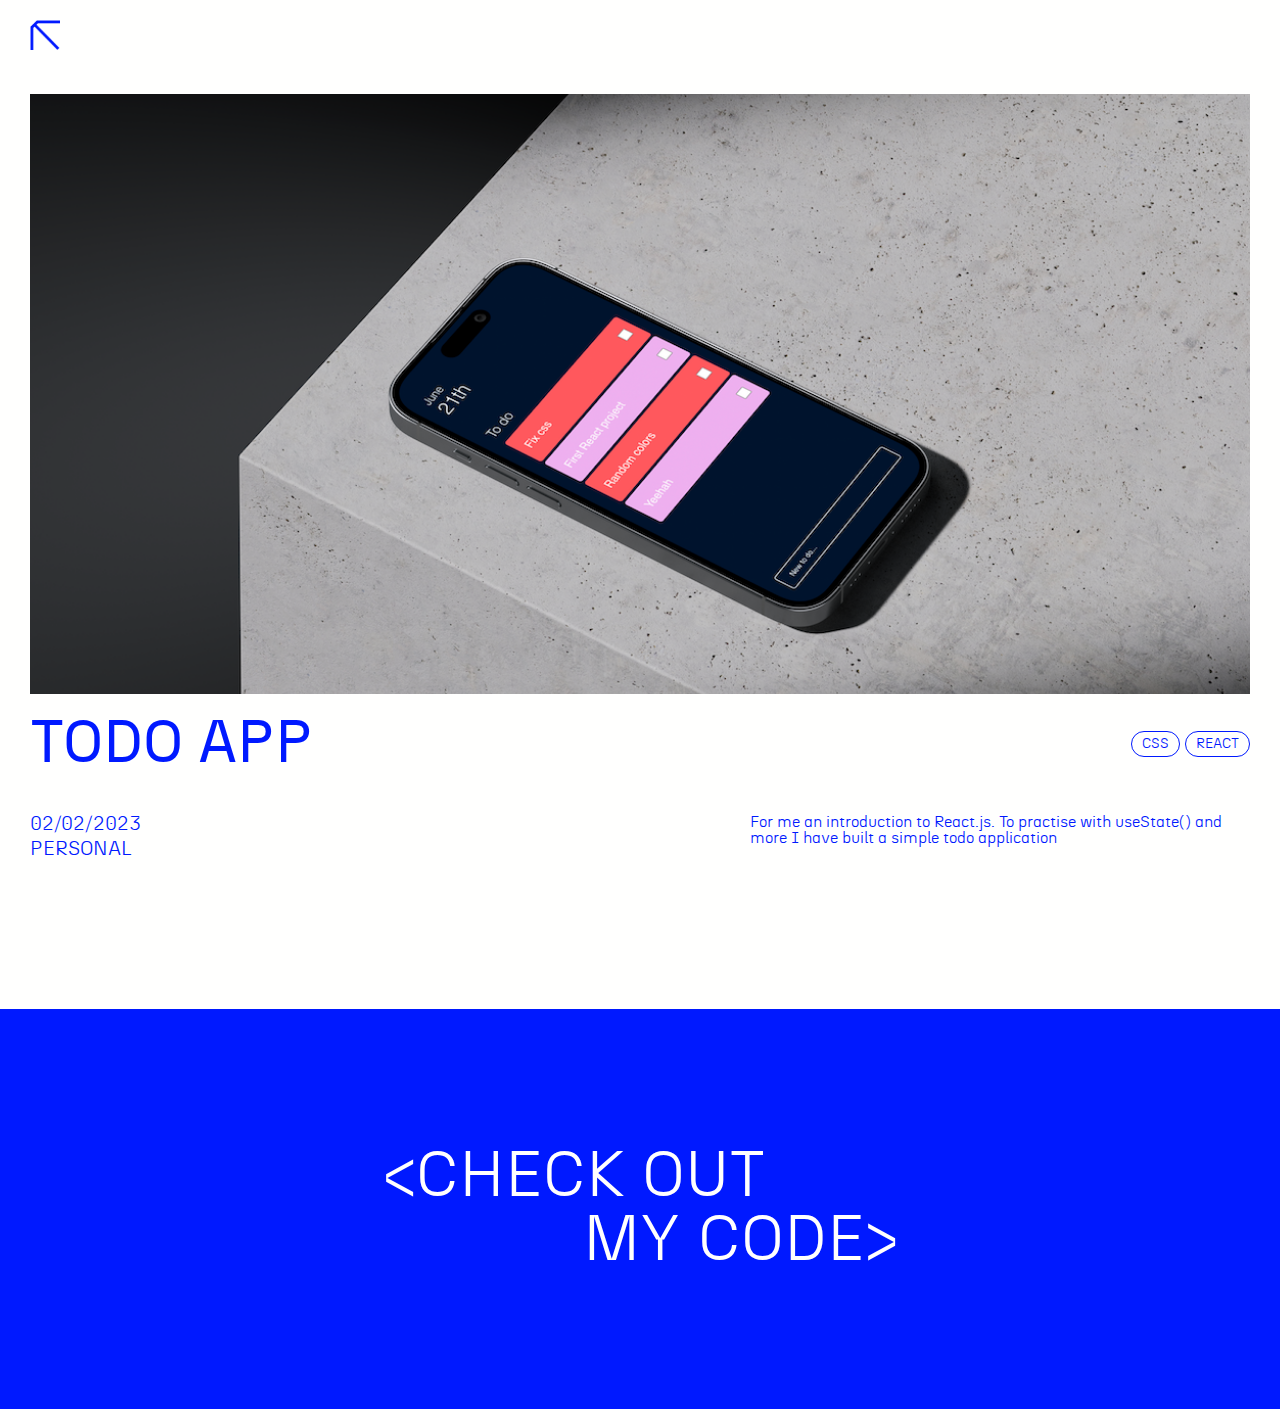
<file: todo.html>
<!DOCTYPE html>
<html lang="en">
<head>
    <meta charset="UTF-8">
    <meta http-equiv="X-UA-Compatible" content="IE=edge">
    <meta name="viewport" content="width=device-width, initial-scale=1.0">
    <link rel="stylesheet" href="css/style.css">
    <link rel="stylesheet" href="css/detail.css">
    <script src="javascript/detail.js" defer></script>
    <title>Emile Kost - To Do App</title>
</head>
<body>
    <header>
        <a href="index.html#projects">
            <img src="assets/arrow.png">
        </a>
    </header>
    <main>
        <figure id="todo-img"></figure>
        <section class="title-container">
            <h1>TODO APP</h1>
            <ul id="tags">
                <li>CSS</li>
                <li>REACT</li>
            </ul>
        </section>
        <section class="text-container">
            <div>
                <ul id="meta-data">
                    <li>02/02/2023</li>
                    <li>PERSONAL</li>
                </ul>
            </div>
            <article>
                <p>
                    For me an introduction to React.js. To practise with useState() and more I have built a simple todo application
                </p>
            </article>
        </section>
    </main>
    <footer>
        <a target="_blank" href="https://github.com/EmileKost/React_todo">
            <span>&ltCHECK OUT</span>
            <span>MY CODE&gt</span>
        </a>
    </footer>
</body>
</html>
</file>
<file: css/style.css>
* {
    margin: 0;
    padding: 0;
    box-sizing: border-box;
}

h1, h2, h3 {
    font-family: 'n27', sans-serif;
}

a, li, p, button, h4 {
    font-family: 'n27-light', sans-serif;
}

:root {
    --color-blue: #0019FF;
    --color-white: #FFFFFE;
    --color-black: #1C1D28;
    --list-grey: #adb5bd;
}

@font-face {
    font-family: 'n27';
    src: url('./fonts/n27-regular.ttf');
}

@font-face {
    font-family: 'n27-light';
    src: url('./fonts/n27-light.ttf');
}
</file>
<file: css/detail.css>
body {
    background-color: var(--color-white);
    position: relative;
    height: 100vh;
    overflow-y: scroll;
}

header {
    padding: 20px 30px;
    width: 100%;
    color: var(--color-blue);
}

header a img {
    width: 30px;
    height: auto;
}

main {
    margin-top: 20px;
    padding: 0px 30px;
}

/* Background images */
main figure {
    background-position: center;
    background-size: cover;
    background-repeat: no-repeat;
}

#discover-img {
    background-image: url('../assets/mockups/discover.png');
}

#nasa-img {
    background-image: url('../assets/mockups/nasa.png');
}

#rijks-img {
    background-image: url('../assets/mockups/Rijks.png');
}

#spacex-img {
    background-image: url('../assets/mockups/Spacex.png');
}

#music-img {
    background-image: url('../assets/mockups/music-fiesta.png');
}

#tesla-img {
    background-image: url('../assets/mockups/Tesla.png');
}

#todo-img {
    background-image: url('../assets/mockups/todo.png');
}

main figure {
    height: 600px;
    width: 100%;
    background-color: grey;
}

.title-container {
    padding-top: 20px;
    display: flex;
    justify-content: space-between;
    align-items: center;
    gap: 20px;
}

#tags {
    list-style: none;
    display: flex;
    flex-wrap: wrap;
    flex-grow: none;
    gap: 5px;
    max-width: 300px;
    height: fit-content; 
}

#tags li {
    padding: 5px 10px 5px 10px;
    color: var(--color-blue);
    border: 1px solid var(--color-blue);
    border-radius: 25px;
    font-size: 14px;
    display: flex;
    align-items: center;
    justify-content: center;
}

.title-container h1 {
    font-size: 60px;
    color: var(--color-blue);
    font-weight: lighter;
    white-space: nowrap;
}

.text-container {
    margin-top: 40px;
    margin-bottom: 150px;
    display: flex;
    flex-wrap: wrap;
    gap: 20px;
    justify-content: space-between;
}

#meta-data {
    list-style: none;
    font-size: 20px;
    color: var(--color-blue);
    display: flex;
    flex-direction: column;
    gap: 5px;
}

.text-container p {
    width: 100%;
    max-width: 500px;
    color: var(--color-blue);
}

footer {
    width: 100%;
    height: 400px;
    background-color: var(--color-blue);
    display: flex;
    justify-content: center;
    align-items: center;
}

footer a {
    text-decoration: none;
    color: var(--color-white);
    font-size: 4em;
}

footer a:hover span:first-of-type {
    padding-left: 40px;
    transition: .5s;
}

footer a:hover span:nth-of-type(2) {
    padding-left: 140px;
} 

footer a span {
    display: block;
    white-space: nowrap;
    transition: .75s;
}

footer a span:nth-of-type(2) {
    padding-left: 200px;
}

@media (max-width: 800px) {
    .title-container h1 {
        font-size: 40px;
    }
}

 
@media (max-width: 650px) {
    #tags li {
        font-size: 12px;
        padding: 3px 10px 3px 10px;
    }
} 

@media (max-width: 570px) {
    footer a  {
        font-size: 2em;
    }
    footer a span:nth-of-type(2) {
        padding-left: 40px;
    }
    footer a:hover span:first-of-type {
       padding-left: -10px;
    } 
}

@media (max-width: 480px) {
    .title-container {
        flex-direction: column;
        gap: 15px;
        align-items: start;
    }
}

@media (max-width: 350px) {
    .title-container h1 {
        font-size: 30px;
    }
}
</file>
